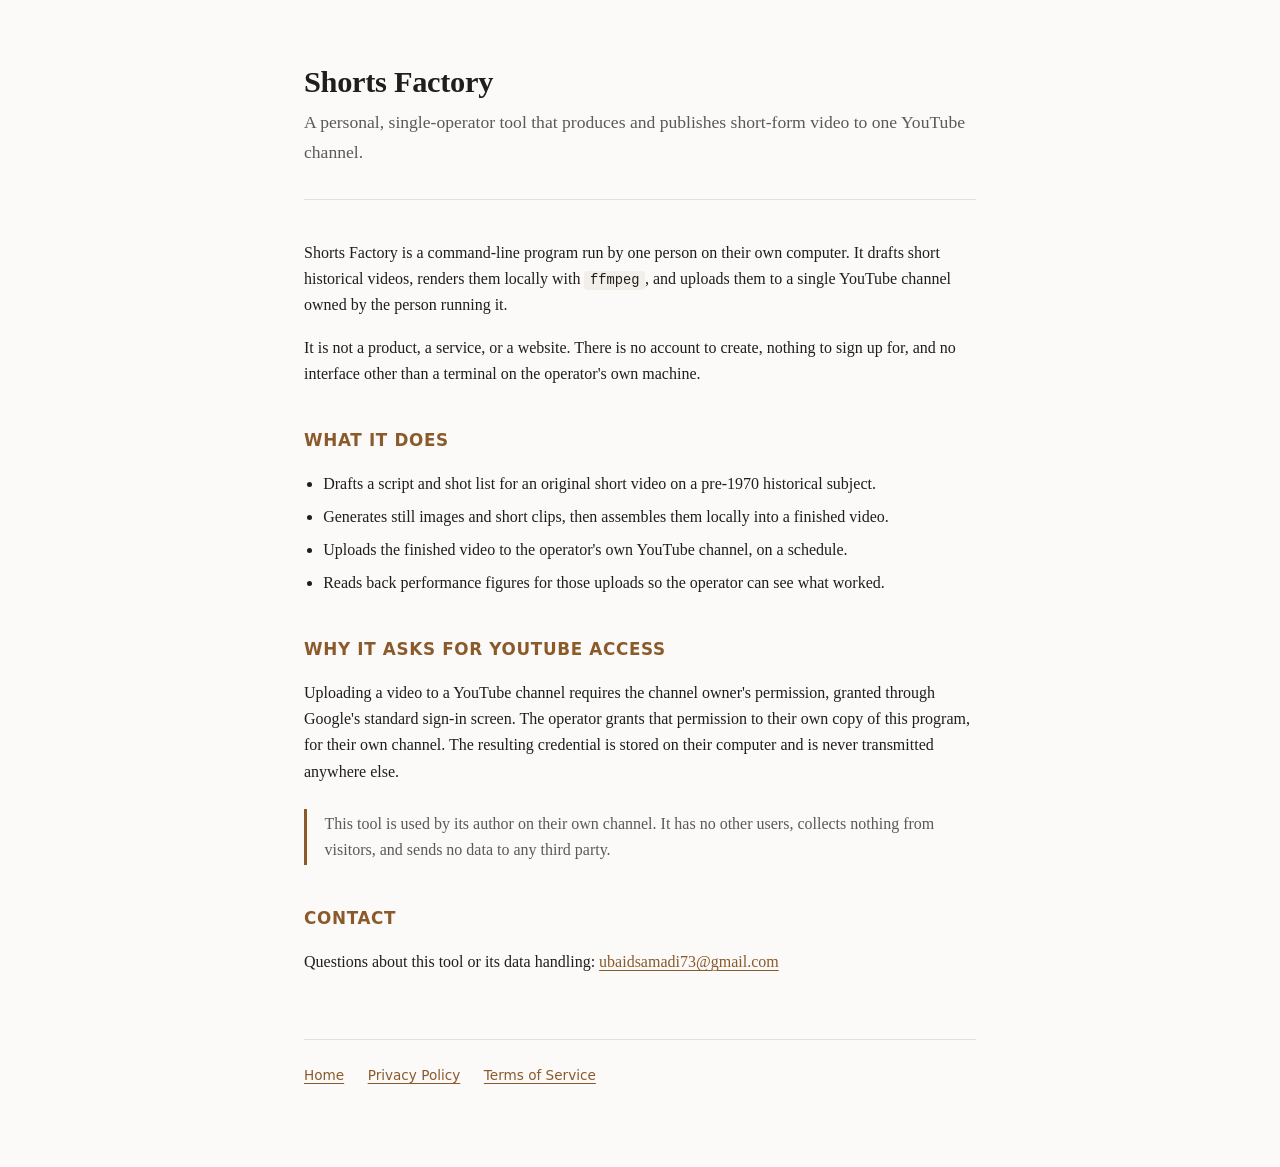
<file: index.html>
<!doctype html>
<html lang="en">
<head>
<meta charset="utf-8">
<meta name="viewport" content="width=device-width, initial-scale=1">
<title>Shorts Factory</title>
<link rel="stylesheet" href="_style.css">
</head>
<body>
<div class="wrap">

<header>
  <h1>Shorts Factory</h1>
  <p class="lede">A personal, single-operator tool that produces and publishes short-form
  video to one YouTube channel.</p>
</header>

<p>Shorts Factory is a command-line program run by one person on their own computer. It
drafts short historical videos, renders them locally with <code>ffmpeg</code>, and uploads
them to a single YouTube channel owned by the person running it.</p>

<p>It is not a product, a service, or a website. There is no account to create, nothing to
sign up for, and no interface other than a terminal on the operator's own machine.</p>

<h2>What it does</h2>
<ul>
  <li>Drafts a script and shot list for an original short video on a pre-1970 historical subject.</li>
  <li>Generates still images and short clips, then assembles them locally into a finished video.</li>
  <li>Uploads the finished video to the operator's own YouTube channel, on a schedule.</li>
  <li>Reads back performance figures for those uploads so the operator can see what worked.</li>
</ul>

<h2>Why it asks for YouTube access</h2>
<p>Uploading a video to a YouTube channel requires the channel owner's permission, granted
through Google's standard sign-in screen. The operator grants that permission to their own
copy of this program, for their own channel. The resulting credential is stored on their
computer and is never transmitted anywhere else.</p>

<div class="box">
  This tool is used by its author on their own channel. It has no other users, collects
  nothing from visitors, and sends no data to any third party.
</div>

<h2>Contact</h2>
<p>Questions about this tool or its data handling:
<a href="mailto:ubaidsamadi73@gmail.com">ubaidsamadi73@gmail.com</a></p>

<footer>
  <a href="./">Home</a>
  <a href="./privacy.html">Privacy Policy</a>
  <a href="./terms.html">Terms of Service</a>
</footer>

</div>
</body>
</html>
</file>
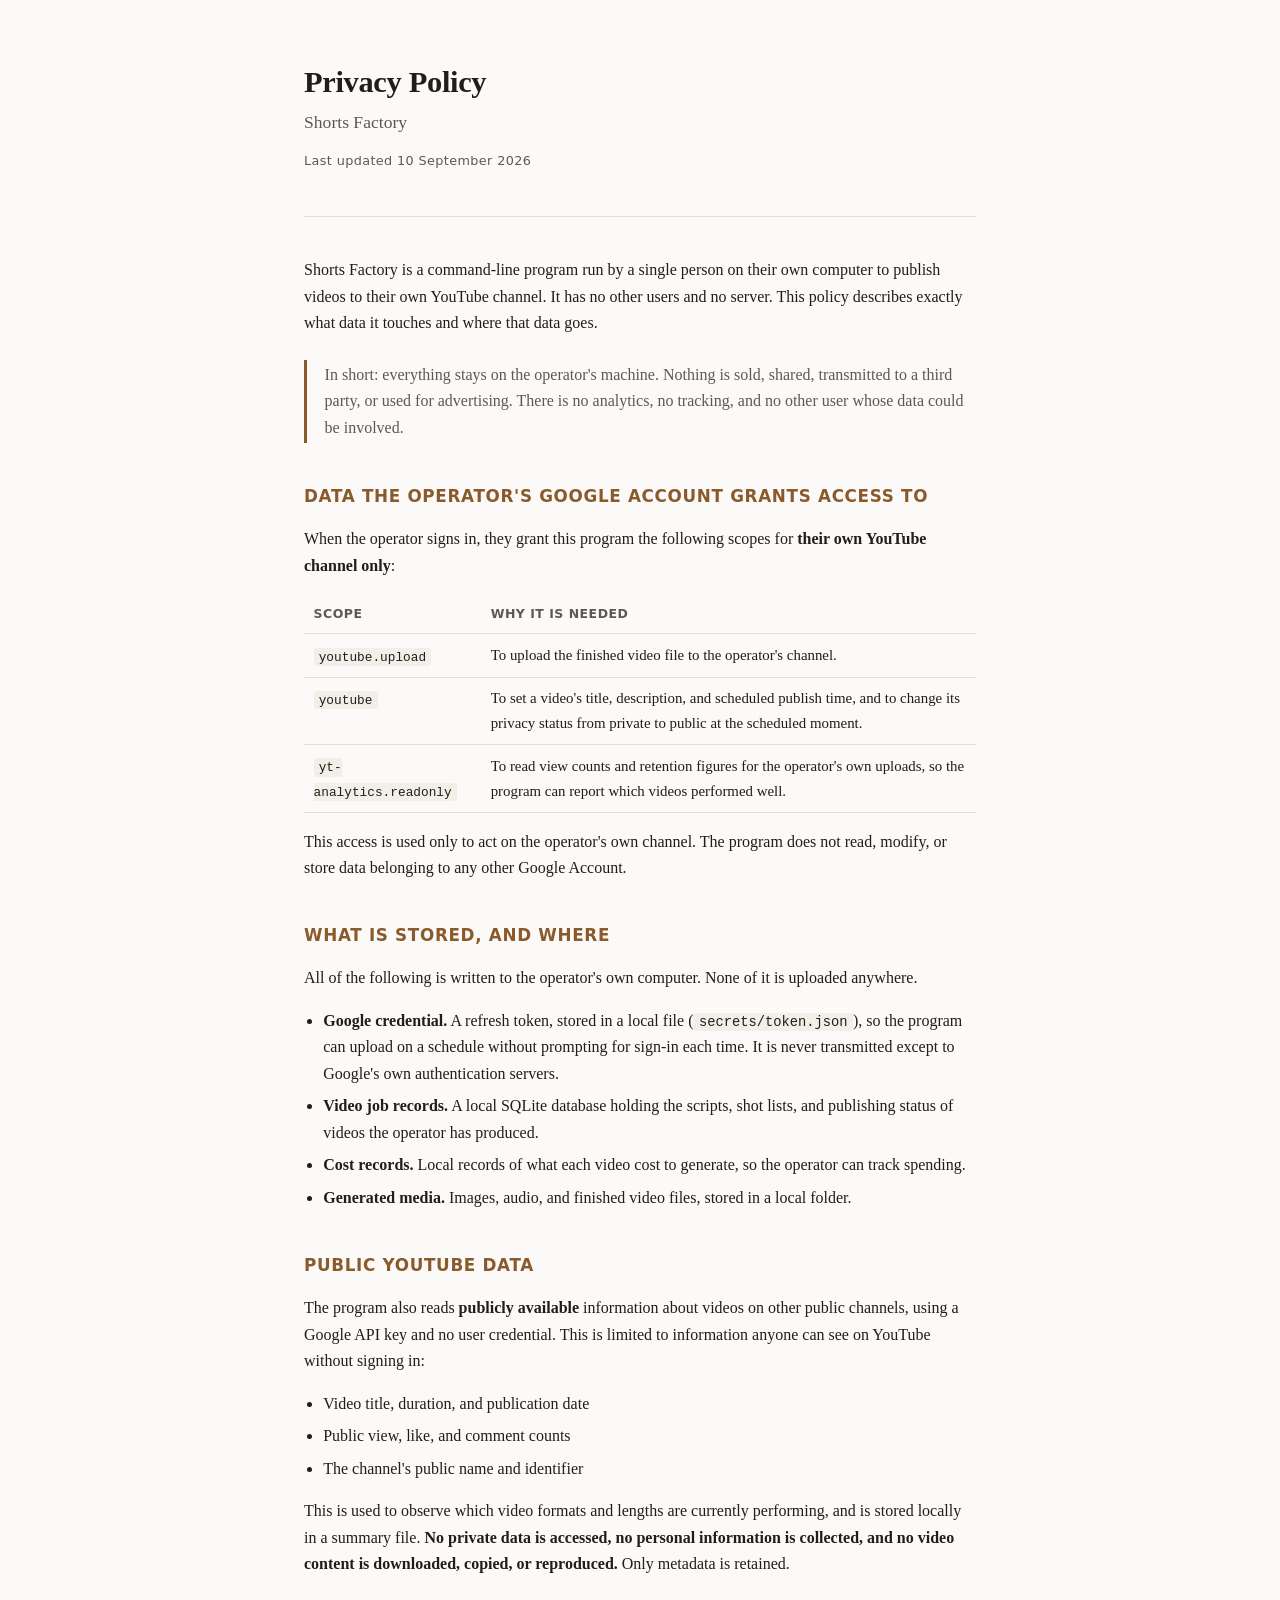
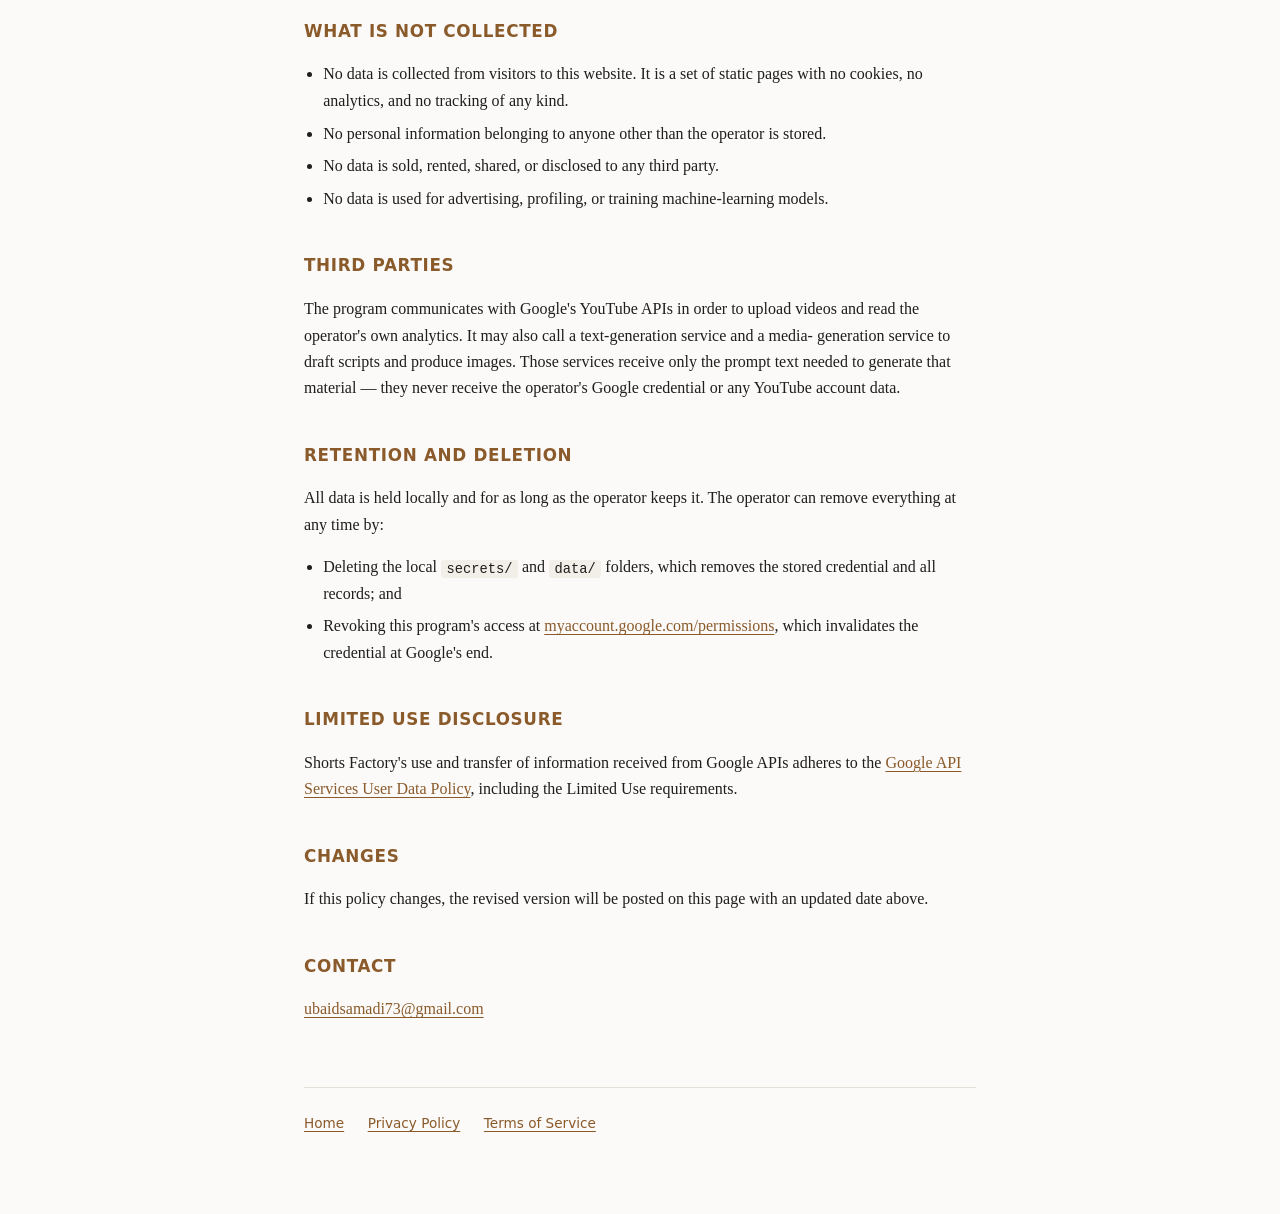
<file: privacy.html>
<!doctype html>
<html lang="en">
<head>
<meta charset="utf-8">
<meta name="viewport" content="width=device-width, initial-scale=1">
<title>Privacy Policy — Shorts Factory</title>
<link rel="stylesheet" href="_style.css">
</head>
<body>
<div class="wrap">

<header>
  <h1>Privacy Policy</h1>
  <p class="lede">Shorts Factory</p>
  <p class="meta">Last updated 10 September 2026</p>
</header>

<p>Shorts Factory is a command-line program run by a single person on their own computer to
publish videos to their own YouTube channel. It has no other users and no server. This
policy describes exactly what data it touches and where that data goes.</p>

<div class="box">
  In short: everything stays on the operator's machine. Nothing is sold, shared,
  transmitted to a third party, or used for advertising. There is no analytics, no
  tracking, and no other user whose data could be involved.
</div>

<h2>Data the operator's Google Account grants access to</h2>

<p>When the operator signs in, they grant this program the following scopes for
<strong>their own YouTube channel only</strong>:</p>

<table>
  <tr><th>Scope</th><th>Why it is needed</th></tr>
  <tr>
    <td><code>youtube.upload</code></td>
    <td>To upload the finished video file to the operator's channel.</td>
  </tr>
  <tr>
    <td><code>youtube</code></td>
    <td>To set a video's title, description, and scheduled publish time, and to change its
        privacy status from private to public at the scheduled moment.</td>
  </tr>
  <tr>
    <td><code>yt-analytics.readonly</code></td>
    <td>To read view counts and retention figures for the operator's own uploads, so the
        program can report which videos performed well.</td>
  </tr>
</table>

<p>This access is used only to act on the operator's own channel. The program does not read,
modify, or store data belonging to any other Google Account.</p>

<h2>What is stored, and where</h2>

<p>All of the following is written to the operator's own computer. None of it is uploaded
anywhere.</p>

<ul>
  <li><strong>Google credential.</strong> A refresh token, stored in a local file
      (<code>secrets/token.json</code>), so the program can upload on a schedule without
      prompting for sign-in each time. It is never transmitted except to Google's own
      authentication servers.</li>
  <li><strong>Video job records.</strong> A local SQLite database holding the scripts, shot
      lists, and publishing status of videos the operator has produced.</li>
  <li><strong>Cost records.</strong> Local records of what each video cost to generate, so
      the operator can track spending.</li>
  <li><strong>Generated media.</strong> Images, audio, and finished video files, stored in a
      local folder.</li>
</ul>

<h2>Public YouTube data</h2>

<p>The program also reads <strong>publicly available</strong> information about videos on
other public channels, using a Google API key and no user credential. This is limited to
information anyone can see on YouTube without signing in:</p>

<ul>
  <li>Video title, duration, and publication date</li>
  <li>Public view, like, and comment counts</li>
  <li>The channel's public name and identifier</li>
</ul>

<p>This is used to observe which video formats and lengths are currently performing, and is
stored locally in a summary file. <strong>No private data is accessed, no personal
information is collected, and no video content is downloaded, copied, or reproduced.</strong>
Only metadata is retained.</p>

<h2>What is not collected</h2>

<ul>
  <li>No data is collected from visitors to this website. It is a set of static pages with
      no cookies, no analytics, and no tracking of any kind.</li>
  <li>No personal information belonging to anyone other than the operator is stored.</li>
  <li>No data is sold, rented, shared, or disclosed to any third party.</li>
  <li>No data is used for advertising, profiling, or training machine-learning models.</li>
</ul>

<h2>Third parties</h2>

<p>The program communicates with Google's YouTube APIs in order to upload videos and read
the operator's own analytics. It may also call a text-generation service and a media-
generation service to draft scripts and produce images. Those services receive only the
prompt text needed to generate that material — they never receive the operator's Google
credential or any YouTube account data.</p>

<h2>Retention and deletion</h2>

<p>All data is held locally and for as long as the operator keeps it. The operator can
remove everything at any time by:</p>

<ul>
  <li>Deleting the local <code>secrets/</code> and <code>data/</code> folders, which removes
      the stored credential and all records; and</li>
  <li>Revoking this program's access at
      <a href="https://myaccount.google.com/permissions">myaccount.google.com/permissions</a>,
      which invalidates the credential at Google's end.</li>
</ul>

<h2>Limited Use disclosure</h2>

<p>Shorts Factory's use and transfer of information received from Google APIs adheres to the
<a href="https://developers.google.com/terms/api-services-user-data-policy">Google API
Services User Data Policy</a>, including the Limited Use requirements.</p>

<h2>Changes</h2>

<p>If this policy changes, the revised version will be posted on this page with an updated
date above.</p>

<h2>Contact</h2>

<p><a href="mailto:ubaidsamadi73@gmail.com">ubaidsamadi73@gmail.com</a></p>

<footer>
  <a href="./">Home</a>
  <a href="./privacy.html">Privacy Policy</a>
  <a href="./terms.html">Terms of Service</a>
</footer>

</div>
</body>
</html>
</file>
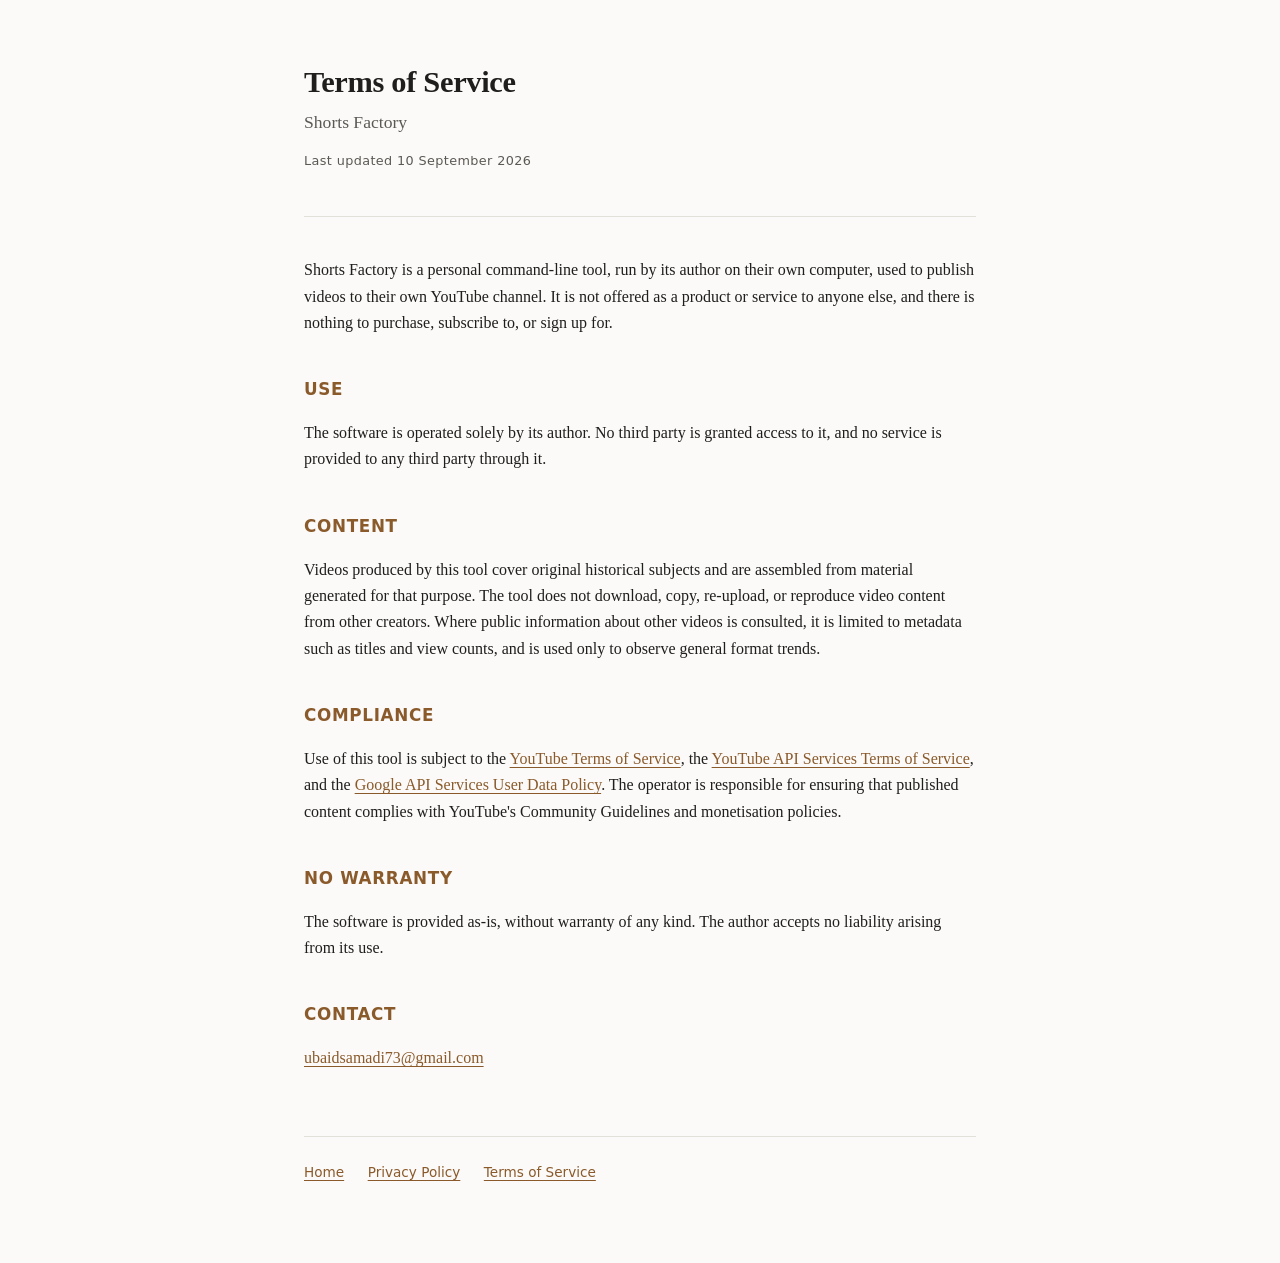
<file: terms.html>
<!doctype html>
<html lang="en">
<head>
<meta charset="utf-8">
<meta name="viewport" content="width=device-width, initial-scale=1">
<title>Terms of Service — Shorts Factory</title>
<link rel="stylesheet" href="_style.css">
</head>
<body>
<div class="wrap">

<header>
  <h1>Terms of Service</h1>
  <p class="lede">Shorts Factory</p>
  <p class="meta">Last updated 10 September 2026</p>
</header>

<p>Shorts Factory is a personal command-line tool, run by its author on their own computer,
used to publish videos to their own YouTube channel. It is not offered as a product or
service to anyone else, and there is nothing to purchase, subscribe to, or sign up for.</p>

<h2>Use</h2>
<p>The software is operated solely by its author. No third party is granted access to it,
and no service is provided to any third party through it.</p>

<h2>Content</h2>
<p>Videos produced by this tool cover original historical subjects and are assembled from
material generated for that purpose. The tool does not download, copy, re-upload, or
reproduce video content from other creators. Where public information about other videos is
consulted, it is limited to metadata such as titles and view counts, and is used only to
observe general format trends.</p>

<h2>Compliance</h2>
<p>Use of this tool is subject to the
<a href="https://www.youtube.com/t/terms">YouTube Terms of Service</a>, the
<a href="https://developers.google.com/youtube/terms/api-services-terms-of-service">YouTube
API Services Terms of Service</a>, and the
<a href="https://developers.google.com/terms/api-services-user-data-policy">Google API
Services User Data Policy</a>. The operator is responsible for ensuring that published
content complies with YouTube's Community Guidelines and monetisation policies.</p>

<h2>No warranty</h2>
<p>The software is provided as-is, without warranty of any kind. The author accepts no
liability arising from its use.</p>

<h2>Contact</h2>
<p><a href="mailto:ubaidsamadi73@gmail.com">ubaidsamadi73@gmail.com</a></p>

<footer>
  <a href="./">Home</a>
  <a href="./privacy.html">Privacy Policy</a>
  <a href="./terms.html">Terms of Service</a>
</footer>

</div>
</body>
</html>
</file>
<file: _style.css>
:root {
  --bg: #fbfaf8; --fg: #1f1e1c; --muted: #5c5955; --rule: #e3e0da;
  --accent: #8a5a2b; --code-bg: #f2efe9;
}
@media (prefers-color-scheme: dark) {
  :root {
    --bg: #171614; --fg: #e8e4dc; --muted: #a09b92; --rule: #33302b;
    --accent: #d2a068; --code-bg: #232019;
  }
}
* { box-sizing: border-box; }
body {
  margin: 0; padding: 0 1.5rem 5rem;
  background: var(--bg); color: var(--fg);
  font: 16px/1.65 ui-serif, Georgia, "Times New Roman", serif;
  -webkit-font-smoothing: antialiased;
}
.wrap { max-width: 42rem; margin: 0 auto; }
header { padding: 4rem 0 2rem; border-bottom: 1px solid var(--rule); margin-bottom: 2.5rem; }
h1 { font-size: 1.9rem; line-height: 1.2; margin: 0 0 .5rem; letter-spacing: -.01em; }
h2 {
  font-size: 1.05rem; margin: 2.5rem 0 .75rem; letter-spacing: .04em;
  text-transform: uppercase; font-family: ui-sans-serif, system-ui, sans-serif;
  color: var(--accent);
}
h3 { font-size: 1rem; margin: 1.5rem 0 .5rem; }
p, li { color: var(--fg); }
.lede { font-size: 1.1rem; color: var(--muted); margin: 0; }
.meta {
  font-family: ui-sans-serif, system-ui, sans-serif; font-size: .8rem;
  color: var(--muted); letter-spacing: .03em;
}
ul { padding-left: 1.2rem; }
li { margin: .4rem 0; }
code {
  background: var(--code-bg); padding: .12em .4em; border-radius: 3px;
  font: .86em ui-monospace, SFMono-Regular, Menlo, monospace;
}
a { color: var(--accent); text-underline-offset: .2em; }
.box {
  border-left: 3px solid var(--accent); padding: .1rem 0 .1rem 1.1rem;
  margin: 1.5rem 0; color: var(--muted);
}
footer {
  margin-top: 4rem; padding-top: 1.5rem; border-top: 1px solid var(--rule);
  font-family: ui-sans-serif, system-ui, sans-serif; font-size: .85rem; color: var(--muted);
}
footer a { margin-right: 1.2rem; }
table { border-collapse: collapse; width: 100%; margin: 1rem 0; font-size: .93rem; }
th, td { text-align: left; padding: .55rem .6rem; border-bottom: 1px solid var(--rule); vertical-align: top; }
th { font-family: ui-sans-serif, system-ui, sans-serif; font-size: .78rem;
     text-transform: uppercase; letter-spacing: .04em; color: var(--muted); }
</file>
